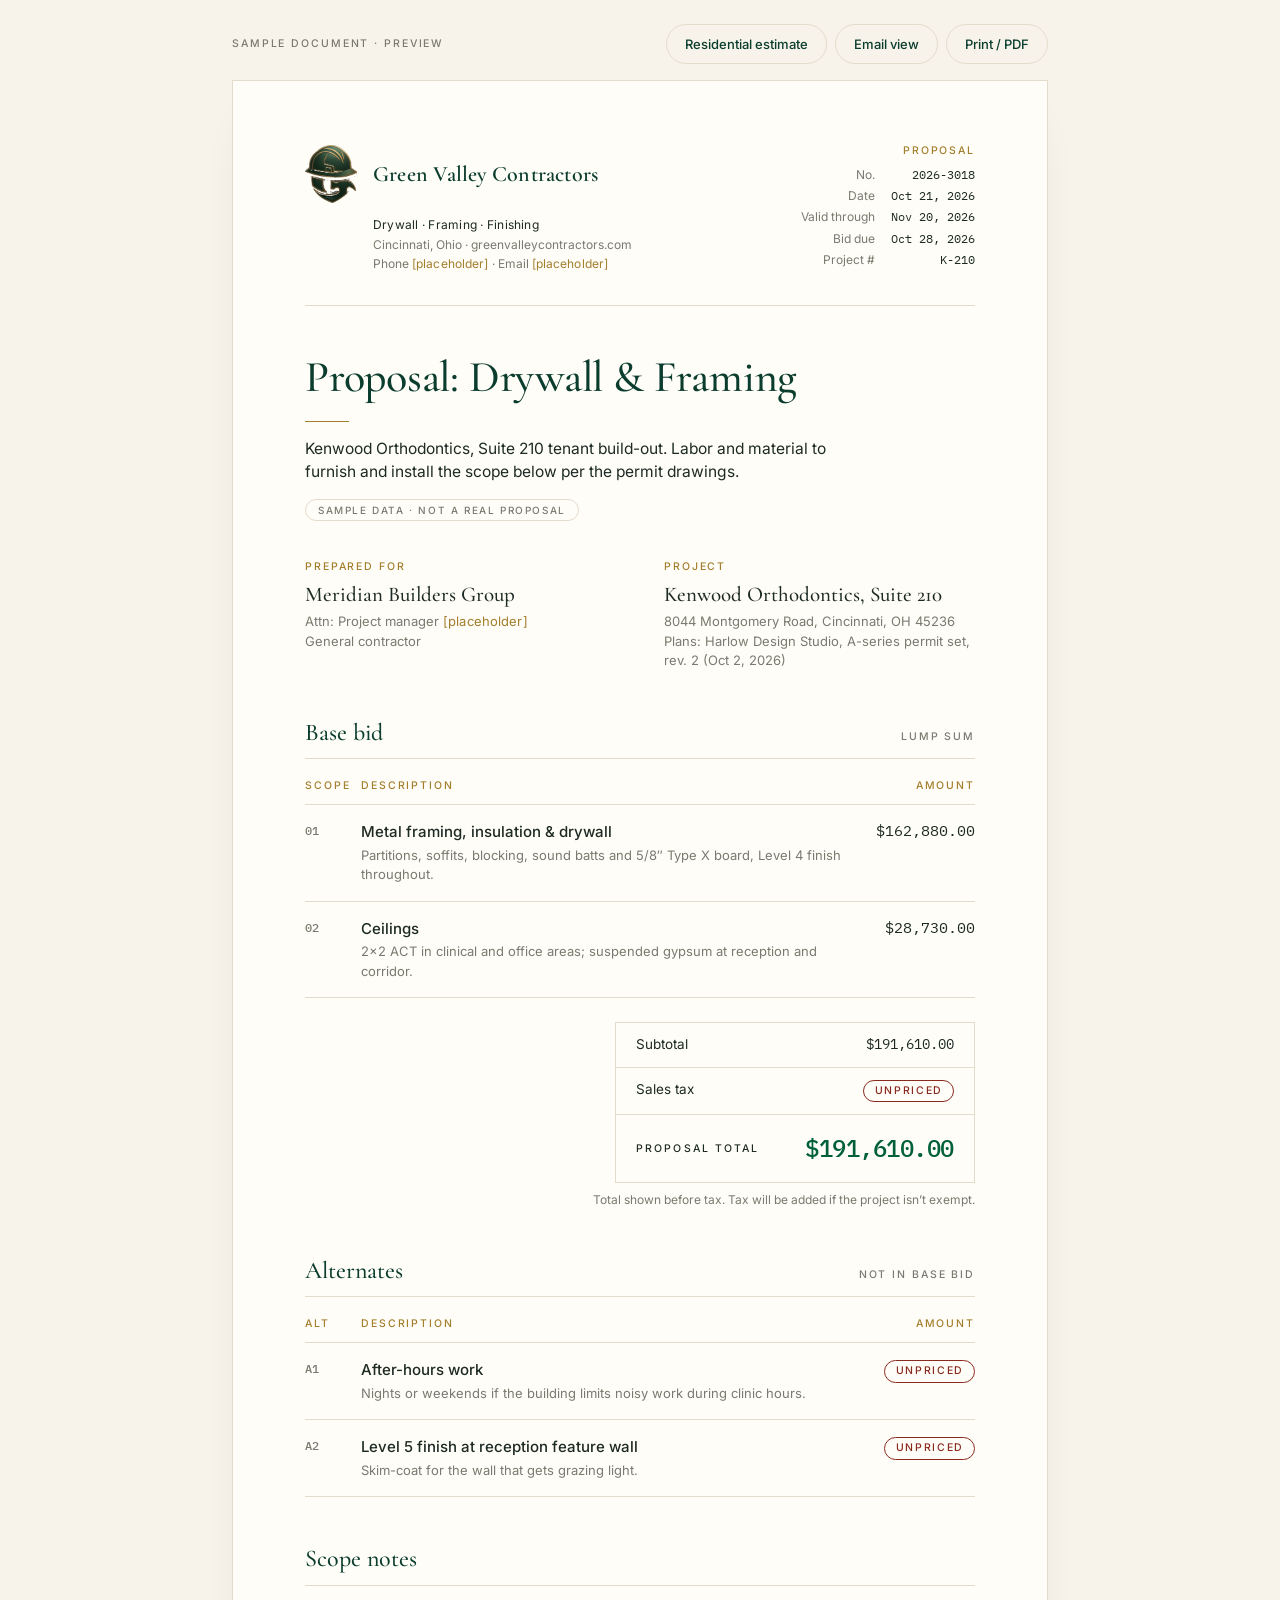
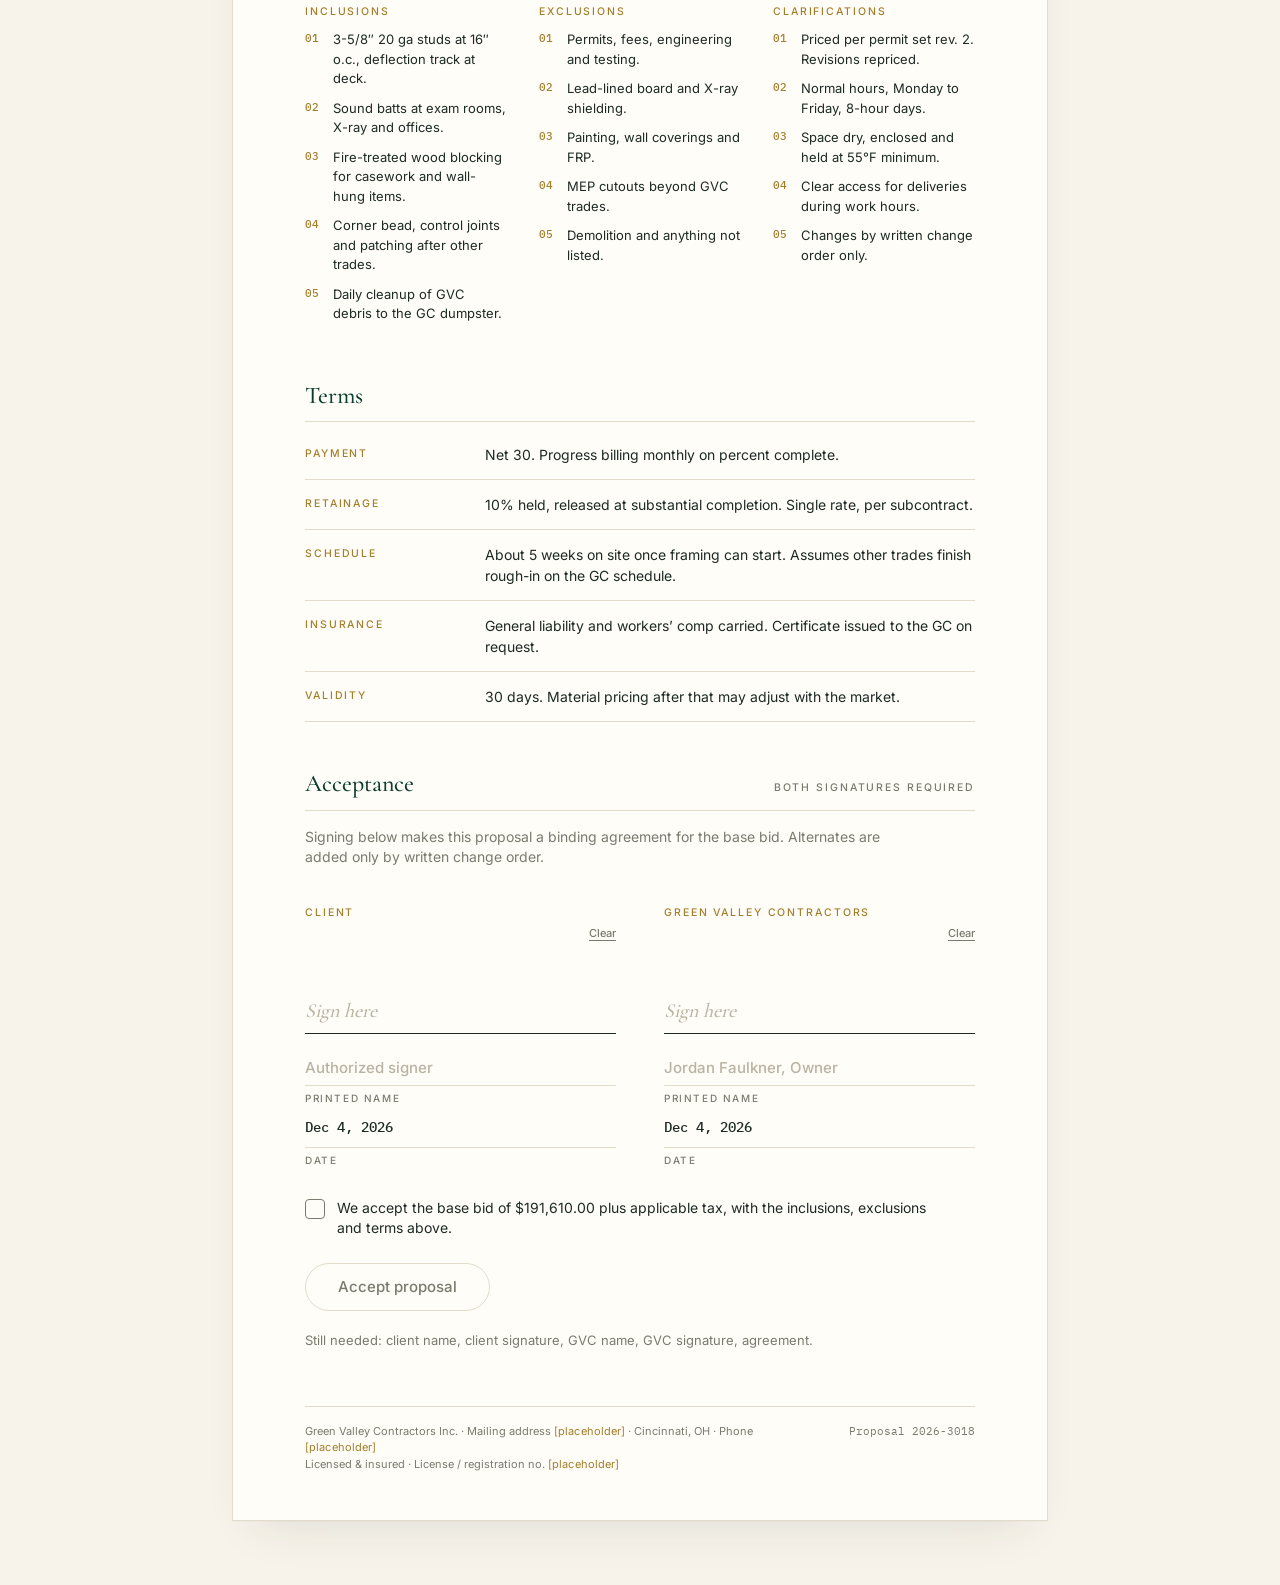
<file: commercial/index.html>
<!doctype html><meta charset=utf-8><meta name=robots content=noindex><title>Redirecting</title><script>location.replace("../?type=commercial"+(location.search.indexOf("mode=email")>-1?"&mode=email":""))</script><a href="../?type=commercial">Commercial proposal</a>
</file>
